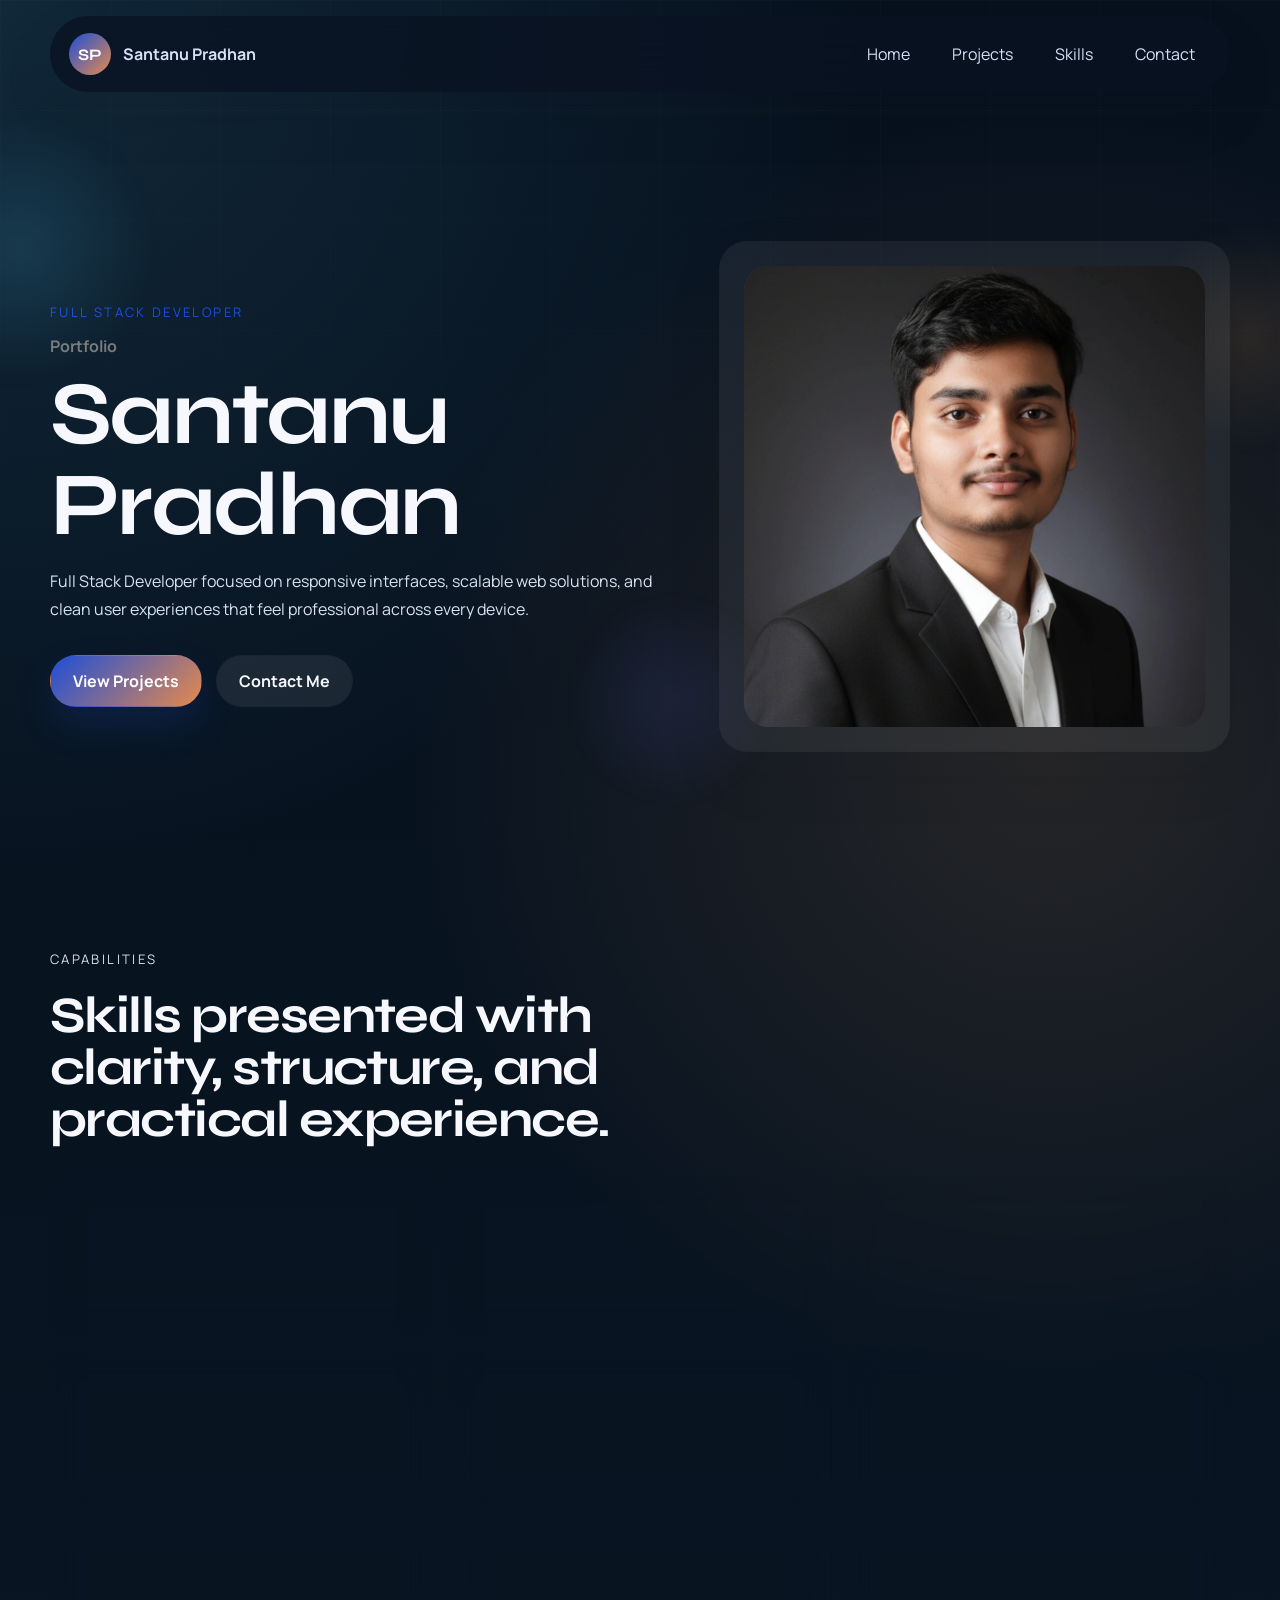
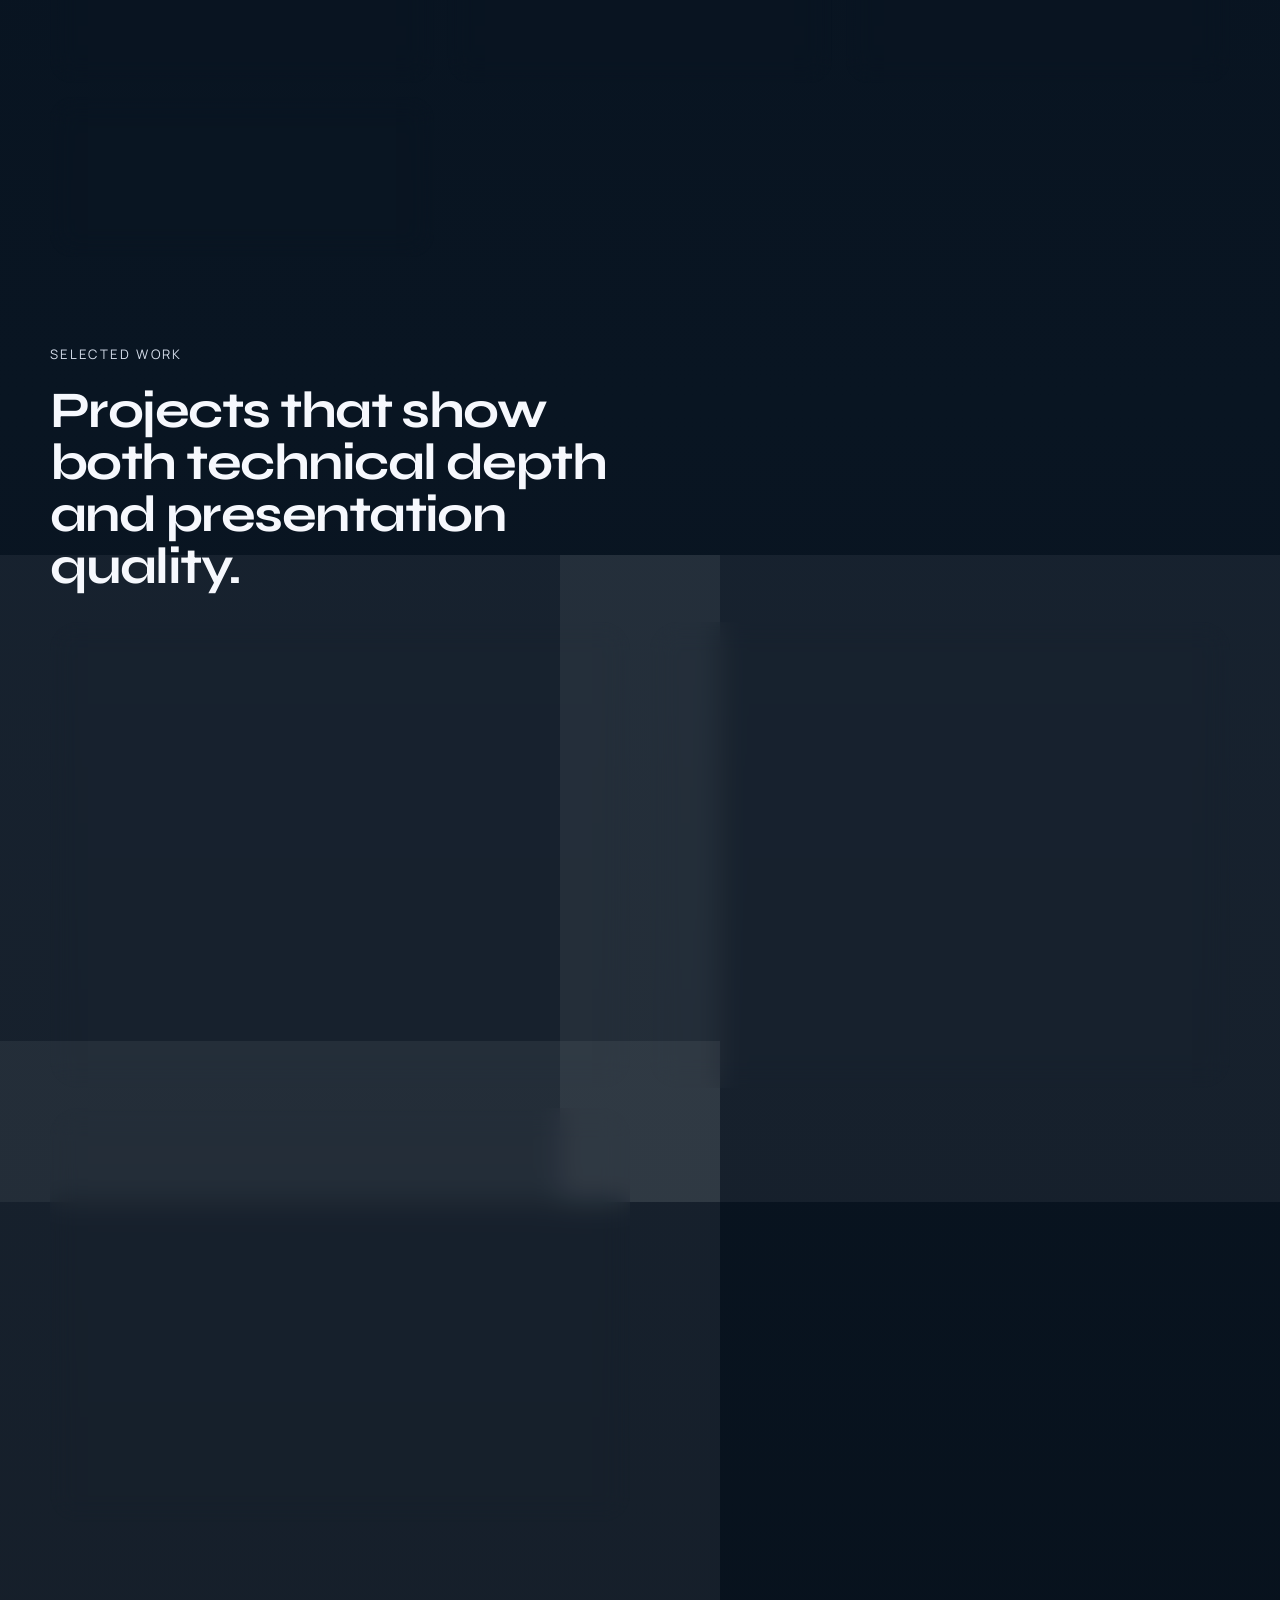
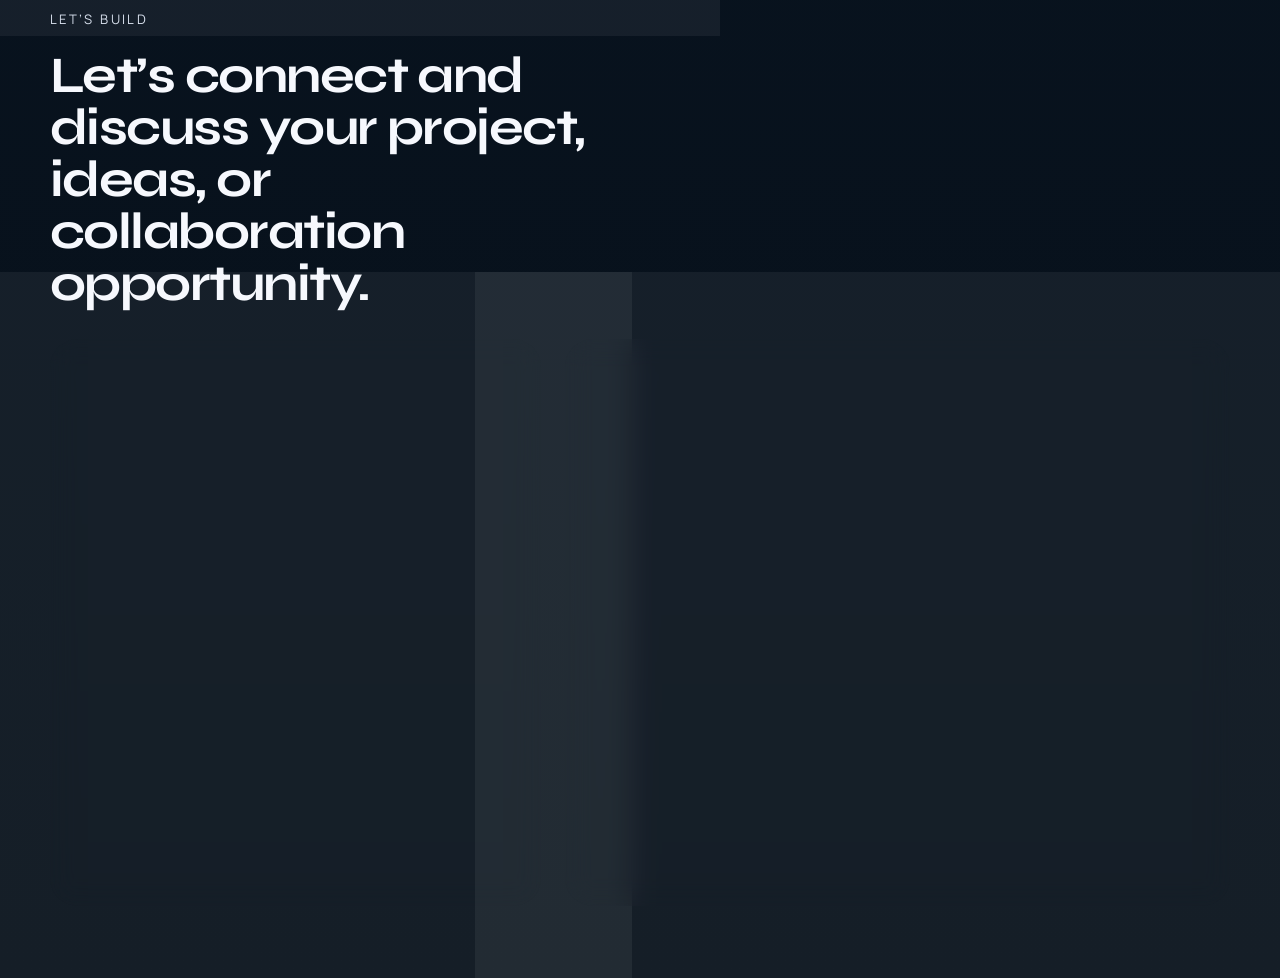
<file: index.html>
<!DOCTYPE html>
<html lang="en">
<head>
  <meta charset="UTF-8">
  <meta name="viewport" content="width=device-width, initial-scale=1.0">
  <title>Professional Portfolio</title>
  <link rel="preconnect" href="https://fonts.googleapis.com">
  <link rel="preconnect" href="https://fonts.gstatic.com" crossorigin>
  <link href="https://fonts.googleapis.com/css2?family=Syne:wght@400;500;600;700;800&family=Manrope:wght@400;500;600;700&display=swap" rel="stylesheet">
  <link rel="stylesheet" href="css/style.css">
</head>
<body>
  <div class="cursor-dot" id="cursorDot"></div>
  <div class="cursor-ring" id="cursorRing"></div>
  <div class="site-shell">
    <header class="topbar">
      <a href="#home" class="brand">
        <span class="brand-mark">SP</span>
        <span id="brandName">Santanu Pradhan</span>
      </a>
      <button class="menu-toggle" id="menuToggle" aria-label="Toggle navigation">
        <span></span>
        <span></span>
      </button>
      <nav class="nav" id="siteNav">
        <a href="#home">Home</a>
        <a href="#projects">Projects</a>
        <a href="#skills">Skills</a>
        <a href="#contact">Contact</a>
      </nav>
    </header>

    <main>
      <section class="hero section interactive-section" id="home">
        <div class="hero-copy reveal">
          <p class="eyebrow" id="heroTag">Creative Developer</p>
          <p class="hero-kicker">Portfolio</p>
          <h1 id="heroTitle">Crafting polished digital experiences for modern brands.</h1>
          <p class="hero-text" id="heroDescription">
            I design and build responsive web experiences with thoughtful motion, strong visual systems, and clean front-end architecture.
          </p>
          <div class="hero-actions">
            <a href="#projects" class="btn btn-primary">View Projects</a>
            <a href="#contact" class="btn btn-secondary">Contact Me</a>
          </div>
        </div>
        <div class="hero-card reveal">
          <div class="profile-card">
            <div class="profile-image-wrap">
              <img src="assets/profile-photo.jpeg" alt="Portrait of Santanu Pradhan" class="profile-image" id="profileImage">
            </div>
          </div>
        </div>
      </section>

      <section class="section skills-section interactive-section" id="skills">
        <div class="section-header reveal">
          <p class="eyebrow">Capabilities</p>
          <h2>Skills presented with clarity, structure, and practical experience.</h2>
        </div>
        <div class="skills-grid reveal" id="skillsGrid">
          <article class="skill-card reveal">
            <span class="skill-icon">
              <svg viewBox="0 0 24 24" aria-hidden="true"><path d="M5 3h14l-1.3 14.8L12 21l-5.7-3.2L5 3Z" fill="none" stroke="currentColor" stroke-width="1.7"/><path d="m9 8 .4 6 2.6.8 2.7-.9.3-3.9H9.3" fill="none" stroke="currentColor" stroke-width="1.7" stroke-linecap="round" stroke-linejoin="round"/></svg>
            </span>
            <h3>HTML5</h3>
          </article>
          <article class="skill-card reveal">
            <span class="skill-icon">
              <svg viewBox="0 0 24 24" aria-hidden="true"><path d="M5 3h14l-1.3 14.8L12 21l-5.7-3.2L5 3Z" fill="none" stroke="currentColor" stroke-width="1.7"/><path d="M9 8h6.5l-.4 3.2H9.7m.2 2.8h4.7l-.2 1.8-2.4.8-2.3-.8-.1-1" fill="none" stroke="currentColor" stroke-width="1.7" stroke-linecap="round" stroke-linejoin="round"/></svg>
            </span>
            <h3>CSS3</h3>
          </article>
          <article class="skill-card reveal">
            <span class="skill-icon">
              <svg viewBox="0 0 24 24" aria-hidden="true"><rect x="4" y="4" width="16" height="16" rx="3" fill="none" stroke="currentColor" stroke-width="1.7"/><path d="M10 9v6c0 1-.6 1.5-1.7 1.5M14.3 15.6c.4.7 1 1 1.8 1 .9 0 1.5-.4 1.5-1.1 0-.8-.5-1.1-1.7-1.6-1.2-.4-2.2-1-2.2-2.5 0-1.4 1.1-2.4 2.8-2.4 1.2 0 2 .4 2.6 1.4" fill="none" stroke="currentColor" stroke-width="1.7" stroke-linecap="round" stroke-linejoin="round"/></svg>
            </span>
            <h3>JavaScript</h3>
          </article>
          <article class="skill-card reveal">
            <span class="skill-icon">
              <svg viewBox="0 0 24 24" aria-hidden="true"><path d="M4 14c2.5-5.3 5.5-8 9-8 2.4 0 4.7 1.2 7 3.7M20 10c-2.5 5.3-5.5 8-9 8-2.4 0-4.7-1.2-7-3.7" fill="none" stroke="currentColor" stroke-width="1.7" stroke-linecap="round"/></svg>
            </span>
            <h3>UI Animation</h3>
          </article>
          <article class="skill-card reveal">
            <span class="skill-icon">
              <svg viewBox="0 0 24 24" aria-hidden="true"><rect x="4" y="4" width="16" height="16" rx="3" fill="none" stroke="currentColor" stroke-width="1.7"/><path d="M10 8h3.3c1.7 0 2.7.8 2.7 2.1 0 .9-.4 1.6-1.3 1.9 1.2.3 1.8 1.1 1.8 2.3 0 1.7-1.2 2.7-3.3 2.7H10V8Zm2 3.6h1.1c.9 0 1.4-.4 1.4-1.1s-.5-1.1-1.4-1.1H12v2.2Zm0 4h1.4c1 0 1.6-.4 1.6-1.2s-.6-1.2-1.6-1.2H12v2.4Z" fill="none" stroke="currentColor" stroke-width="1.4" stroke-linejoin="round"/></svg>
            </span>
            <h3>Bootstrap</h3>
          </article>
          <article class="skill-card reveal">
            <span class="skill-icon">
              <svg viewBox="0 0 24 24" aria-hidden="true"><path d="m12 4 8 8-8 8-8-8 8-8Z" fill="none" stroke="currentColor" stroke-width="1.7"/><path d="M9 10.5a1.5 1.5 0 1 0 0 .1V15a1.5 1.5 0 1 0 1.7 1.5V12a1.5 1.5 0 0 0 1.3-1.5c0-.2 0-.4-.1-.6l2.1 2.1a1.5 1.5 0 1 0 .9-.9l-2.3-2.3" fill="none" stroke="currentColor" stroke-width="1.5" stroke-linecap="round" stroke-linejoin="round"/></svg>
            </span>
            <h3>Git &amp; GitHub</h3>
          </article>
          <article class="skill-card reveal">
            <span class="skill-icon">
              <svg viewBox="0 0 24 24" aria-hidden="true"><path d="m12 3 7 4v10l-7 4-7-4V7l7-4Z" fill="none" stroke="currentColor" stroke-width="1.7"/><path d="M9.5 9.5v5m5-5v5m-5-2.5h5" fill="none" stroke="currentColor" stroke-width="1.7" stroke-linecap="round"/></svg>
            </span>
            <h3>Node.js</h3>
          </article>
          <article class="skill-card reveal">
            <span class="skill-icon">
              <svg viewBox="0 0 24 24" aria-hidden="true"><rect x="4" y="6" width="16" height="12" rx="3" fill="none" stroke="currentColor" stroke-width="1.7"/><path d="M8 10h4M8 14h8M14 10h2" fill="none" stroke="currentColor" stroke-width="1.7" stroke-linecap="round"/></svg>
            </span>
            <h3>Express.js</h3>
          </article>
          <article class="skill-card reveal">
            <span class="skill-icon">
              <svg viewBox="0 0 24 24" aria-hidden="true"><path d="M8 8 4 12l4 4M16 8l4 4-4 4M13 5l-2 14" fill="none" stroke="currentColor" stroke-width="1.7" stroke-linecap="round" stroke-linejoin="round"/></svg>
            </span>
            <h3>REST APIs</h3>
          </article>
          <article class="skill-card reveal">
            <span class="skill-icon">
              <svg viewBox="0 0 24 24" aria-hidden="true"><path d="M12 4c2.8 3.2 4.2 6 4.2 8.6 0 3.5-1.8 6-4.2 7.4-2.4-1.4-4.2-3.9-4.2-7.4C7.8 10 9.2 7.2 12 4Z" fill="none" stroke="currentColor" stroke-width="1.7"/><path d="M12 6v13" fill="none" stroke="currentColor" stroke-width="1.7" stroke-linecap="round"/></svg>
            </span>
            <h3>MongoDB</h3>
          </article>
        </div>
      </section>

      <section class="section projects-section interactive-section" id="projects">
        <div class="section-header reveal">
          <p class="eyebrow">Selected Work</p>
          <h2>Projects that show both technical depth and presentation quality.</h2>
        </div>
        <div class="projects-grid" id="projectsGrid">
          <article class="project-card reveal">
            <div class="project-top">
              <span class="contact-pill">React</span>
            </div>
            <h3>CollaborateCode Editor</h3>
            <p class="project-copy">A real-time collaborative code editor that allows multiple users to join a shared room and write, edit, and execute code together simultaneously. The application supports multi-language coding, live synchronization using WebSockets and Yjs, and integrated chat for seamless communication between users.</p>
            <div class="project-tags">
              <span class="project-tag">React</span>
              <span class="project-tag">WebSockets</span>
              <span class="project-tag">Yjs</span>
              <span class="project-tag">Node.js</span>
              <span class="project-tag">Express.js</span>
              <span class="project-tag">MongoDB</span>
            </div>
            <a class="project-link" href="https://github.com/silu-pradhan/multi-userCodeEditor.git" target="_blank" rel="noreferrer">Open Project</a>
          </article>
          <article class="project-card reveal">
            <div class="project-top">
              <span class="contact-pill">Node.js</span>
            </div>
            <h3>Blood Bank Management System</h3>
            <p class="project-copy">A web-based platform designed to streamline the management of blood donations, hospital requests, and inventory tracking. It replaces manual processes with a structured digital workflow, enabling real-time inventory access, donor record management, and efficient blood request processing.</p>
            <div class="project-tags">
              <span class="project-tag">Node.js</span>
              <span class="project-tag">Express.js</span>
              <span class="project-tag">MongoDB</span>
              <span class="project-tag">REST APIs</span>
            </div>
            <a class="project-link" href="https://github.com/silu-pradhan/blood-bank.git" target="_blank" rel="noreferrer">Open Project</a>
          </article>
          <article class="project-card reveal">
            <div class="project-top">
              <span class="contact-pill">WebRTC</span>
            </div>
            <h3>Neomeet</h3>
            <p class="project-copy">A modern, real-time video conferencing application that enables seamless communication through high-quality video calls, screen sharing, and instant messaging. Built with React and Node.js, it provides an intuitive interface for hosting and joining virtual meetings with minimal setup.</p>
            <div class="project-tags">
              <span class="project-tag">React</span>
              <span class="project-tag">WebRTC</span>
              <span class="project-tag">Node.js</span>
              <span class="project-tag">Express.js</span>
              <span class="project-tag">Socket.io</span>
            </div>
            <a class="project-link" href="https://github.com/silu-pradhan/neomeet.git" target="_blank" rel="noreferrer">Open Project</a>
          </article>
        </div>
      </section>

      <section class="section contact-section interactive-section" id="contact">
        <div class="section-header reveal">
          <p class="eyebrow">Let’s Build</p>
          <h2>Let’s connect and discuss your project, ideas, or collaboration opportunity.</h2>
        </div>
        <div class="contact-layout">
          <div class="contact-card reveal">
            <h3>Contact Details</h3>
            <div class="contact-info" id="contactInfo">
              <div class="contact-item">
                <span class="contact-label">Email</span>
                <strong>santanupradhan599@gmail.com</strong>
              </div>
              <div class="contact-item">
                <span class="contact-label">Phone</span>
                <strong>+91 8093634144</strong>
              </div>
              <div class="contact-item">
                <span class="contact-label">Location</span>
                <strong>Bhubaneswar, India</strong>
              </div>
              <div class="contact-item">
                <span class="contact-label">Experience</span>
                <strong>Full Stack Projects</strong>
              </div>
            </div>
            <div class="social-links" id="socialLinks">
              <a class="social-link" href="https://www.linkedin.com/in/santanu-pradhan-076890376/" target="_blank" rel="noreferrer">
                <span>LinkedIn</span>
                <span>Visit</span>
              </a>
              <a class="social-link" href="https://github.com/silu-pradhan" target="_blank" rel="noreferrer">
                <span>GitHub</span>
                <span>Visit</span>
              </a>
            </div>
          </div>
          <form class="contact-form reveal" id="contactForm" novalidate>
            <div class="form-grid">
              <label>
                <span>Name</span>
                <input type="text" id="name" name="name" placeholder="Your name" required>
              </label>
              <label>
                <span>Email</span>
                <input type="email" id="email" name="email" placeholder="you@example.com" required>
              </label>
            </div>
            <label>
              <span>Subject</span>
              <input type="text" id="subject" name="subject" placeholder="Project discussion" required>
            </label>
            <label>
              <span>Message</span>
              <textarea id="message" name="message" rows="6" placeholder="Tell me about your idea..." required></textarea>
            </label>
            <button type="submit" class="btn btn-primary">Send Message</button>
            <p class="form-status" id="formStatus"></p>
          </form>
        </div>
      </section>
    </main>
  </div>

  <div class="form-popup" id="formPopup" aria-hidden="true">
    <div class="form-popup-backdrop" data-popup-close></div>
    <div class="form-popup-card" role="dialog" aria-modal="true" aria-labelledby="formPopupTitle">
      <button class="form-popup-close" type="button" id="formPopupClose" aria-label="Close popup">&times;</button>
      <div class="form-popup-icon">&#10003;</div>
      <h3 id="formPopupTitle">Message Sent</h3>
      <p>Your message has been sent successfully. I will get back to you soon.</p>
      <button class="btn btn-primary" type="button" id="formPopupAction">Close</button>
    </div>
  </div>

  <script src="js/data.js"></script>
  <script src="js/portfolio-dom.js"></script>
  <script src="js/portfolio-icons.js"></script>
  <script src="js/portfolio-render.js"></script>
  <script src="js/portfolio-interactions.js"></script>
  <script src="js/portfolio-app.js"></script>
  <script src="js/main.js"></script>
</body>
</html>
</file>
<file: css/style.css>
@import url("./base.css");
@import url("./header.css");
@import url("./hero.css");
@import url("./skills.css");
@import url("./projects.css");
@import url("./contact.css");
@import url("./animations.css");
@import url("./responsive.css");
</file>
